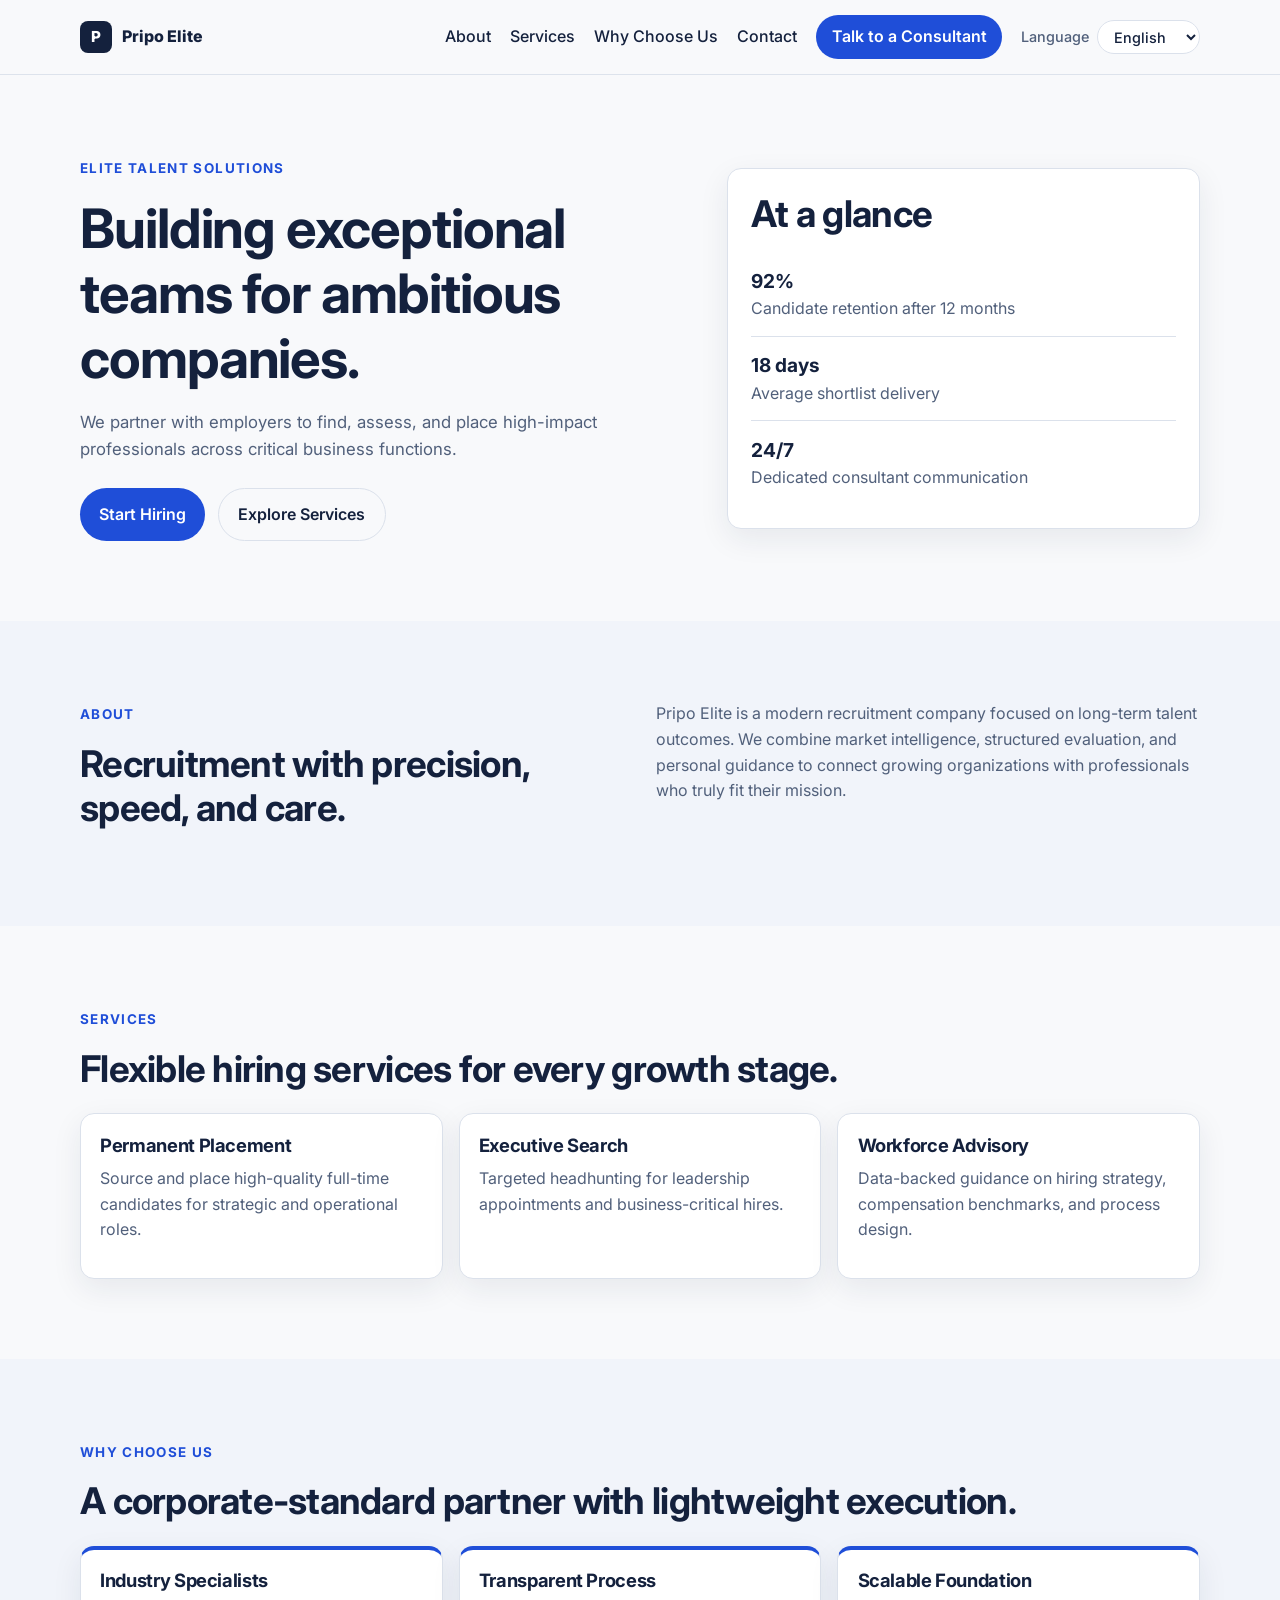
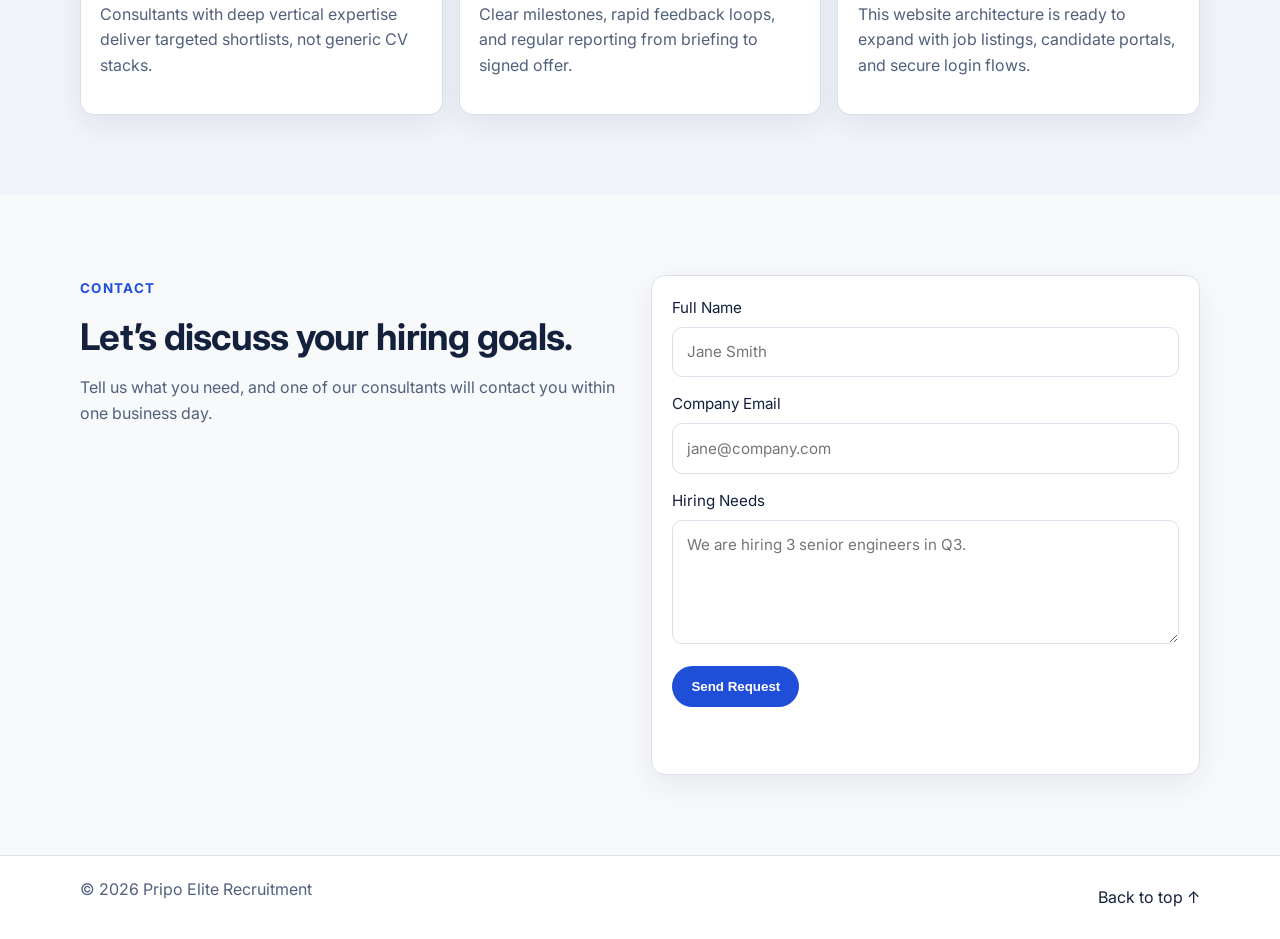
<file: index.html>
<!DOCTYPE html>
<html lang="en">
<head>
  <meta charset="UTF-8" />
  <meta name="viewport" content="width=device-width, initial-scale=1.0" />
  <title data-i18n-title="meta.title">Pripo Elite Recruitment</title>
  <meta name="description" data-i18n-meta-description="meta.description" content="Pripo Elite Recruitment connects top talent with exceptional organizations through a modern, human-first recruitment process." />
  <link rel="preconnect" href="https://fonts.googleapis.com" />
  <link rel="preconnect" href="https://fonts.gstatic.com" crossorigin />
  <link href="https://fonts.googleapis.com/css2?family=Inter:wght@400;500;600;700;800&display=swap" rel="stylesheet" />
  <link rel="stylesheet" href="styles.css" />
</head>
<body>
  <header class="site-header">
    <div class="container nav-shell">
      <a href="#" class="brand" data-i18n-aria-label="brand.homeAria" aria-label="Pripo Elite home">
        <span class="brand-mark" aria-hidden="true">P</span>
        <span class="brand-text" data-i18n="brand.name">Pripo Elite</span>
      </a>

      <button class="menu-toggle" aria-expanded="false" aria-controls="primary-nav" data-i18n-open-label="nav.menuOpen" data-i18n-close-label="nav.menuClose" aria-label="Open menu">
        <span></span>
        <span></span>
      </button>

      <nav id="primary-nav" class="primary-nav" data-i18n-aria-label="nav.primaryAria" aria-label="Primary navigation">
        <a href="#about" data-i18n="nav.about">About</a>
        <a href="#services" data-i18n="nav.services">Services</a>
        <a href="#why-us" data-i18n="nav.whyUs">Why Choose Us</a>
        <a href="#contact" data-i18n="nav.contact">Contact</a>
        <a href="#contact" class="btn btn-sm" data-i18n="nav.consultant">Talk to a Consultant</a>
        <label class="language-select" for="language-switcher">
          <span data-i18n="nav.languageLabel">Language</span>
          <select id="language-switcher" aria-label="Select language">
            <option value="en">English</option>
            <option value="it">Italiano</option>
            <option value="de">Deutsch</option>
          </select>
        </label>
      </nav>
    </div>
  </header>

  <main>
    <section class="hero section">
      <div class="container hero-layout">
        <div>
          <p class="eyebrow" data-i18n="hero.eyebrow">Elite Talent Solutions</p>
          <h1 data-i18n="hero.title">Building exceptional teams for ambitious companies.</h1>
          <p class="lead" data-i18n="hero.lead">
            We partner with employers to find, assess, and place high-impact professionals across critical business functions.
          </p>
          <div class="hero-actions">
            <a href="#contact" class="btn" data-i18n="hero.startHiring">Start Hiring</a>
            <a href="#services" class="btn btn-ghost" data-i18n="hero.explore">Explore Services</a>
          </div>
        </div>

        <aside class="hero-card" data-i18n-aria-label="hero.metricsAria" aria-label="Recruitment metrics">
          <h2 data-i18n="hero.glanceTitle">At a glance</h2>
          <ul>
            <li>
              <strong>92%</strong>
              <span data-i18n="hero.metricRetention">Candidate retention after 12 months</span>
            </li>
            <li>
              <strong>18 days</strong>
              <span data-i18n="hero.metricShortlist">Average shortlist delivery</span>
            </li>
            <li>
              <strong>24/7</strong>
              <span data-i18n="hero.metricCommunication">Dedicated consultant communication</span>
            </li>
          </ul>
        </aside>
      </div>
    </section>

    <section id="about" class="section section-muted">
      <div class="container two-col">
        <div>
          <p class="eyebrow" data-i18n="about.eyebrow">About</p>
          <h2 data-i18n="about.title">Recruitment with precision, speed, and care.</h2>
        </div>
        <p data-i18n="about.body">
          Pripo Elite is a modern recruitment company focused on long-term talent outcomes. We combine market intelligence,
          structured evaluation, and personal guidance to connect growing organizations with professionals who truly fit their mission.
        </p>
      </div>
    </section>

    <section id="services" class="section">
      <div class="container">
        <p class="eyebrow" data-i18n="services.eyebrow">Services</p>
        <h2 data-i18n="services.title">Flexible hiring services for every growth stage.</h2>
        <div class="grid cards-3">
          <article class="card">
            <h3 data-i18n="services.permanentTitle">Permanent Placement</h3>
            <p data-i18n="services.permanentBody">Source and place high-quality full-time candidates for strategic and operational roles.</p>
          </article>
          <article class="card">
            <h3 data-i18n="services.executiveTitle">Executive Search</h3>
            <p data-i18n="services.executiveBody">Targeted headhunting for leadership appointments and business-critical hires.</p>
          </article>
          <article class="card">
            <h3 data-i18n="services.advisoryTitle">Workforce Advisory</h3>
            <p data-i18n="services.advisoryBody">Data-backed guidance on hiring strategy, compensation benchmarks, and process design.</p>
          </article>
        </div>
      </div>
    </section>

    <section id="why-us" class="section section-muted">
      <div class="container">
        <p class="eyebrow" data-i18n="why.eyebrow">Why Choose Us</p>
        <h2 data-i18n="why.title">A corporate-standard partner with lightweight execution.</h2>
        <div class="grid cards-3">
          <article class="card card-feature">
            <h3 data-i18n="why.specialistsTitle">Industry Specialists</h3>
            <p data-i18n="why.specialistsBody">Consultants with deep vertical expertise deliver targeted shortlists, not generic CV stacks.</p>
          </article>
          <article class="card card-feature">
            <h3 data-i18n="why.processTitle">Transparent Process</h3>
            <p data-i18n="why.processBody">Clear milestones, rapid feedback loops, and regular reporting from briefing to signed offer.</p>
          </article>
          <article class="card card-feature">
            <h3 data-i18n="why.scalableTitle">Scalable Foundation</h3>
            <p data-i18n="why.scalableBody">This website architecture is ready to expand with job listings, candidate portals, and secure login flows.</p>
          </article>
        </div>
      </div>
    </section>

    <section id="contact" class="section">
      <div class="container contact-shell">
        <div>
          <p class="eyebrow" data-i18n="contact.eyebrow">Contact</p>
          <h2 data-i18n="contact.title">Let’s discuss your hiring goals.</h2>
          <p data-i18n="contact.body">Tell us what you need, and one of our consultants will contact you within one business day.</p>
        </div>

        <form class="contact-form" novalidate>
          <label>
            <span data-i18n="form.fullNameLabel">Full Name</span>
            <input type="text" name="name" required data-i18n-placeholder="form.fullNamePlaceholder" placeholder="Jane Smith" />
          </label>
          <label>
            <span data-i18n="form.emailLabel">Company Email</span>
            <input type="email" name="email" required data-i18n-placeholder="form.emailPlaceholder" placeholder="jane@company.com" />
          </label>
          <label>
            <span data-i18n="form.needsLabel">Hiring Needs</span>
            <textarea name="message" rows="4" required data-i18n-placeholder="form.needsPlaceholder" placeholder="We are hiring 3 senior engineers in Q3."></textarea>
          </label>
          <button type="submit" class="btn" data-i18n="form.submit">Send Request</button>
          <p class="form-status" role="status" aria-live="polite"></p>
        </form>
      </div>
    </section>
  </main>

  <footer class="site-footer">
    <div class="container footer-shell">
      <p><span data-i18n="footer.copyrightPrefix">©</span> <span id="year"></span> <span data-i18n="footer.company">Pripo Elite Recruitment</span></p>
      <a href="#" data-i18n-aria-label="footer.backToTop" data-i18n="footer.backToTop">Back to top ↑</a>
    </div>
  </footer>

  <script src="script.js" defer></script>
</body>
</html>
</file>
<file: styles.css>
:root {
  --bg: #f8f9fb;
  --surface: #ffffff;
  --ink: #14213d;
  --muted: #51607b;
  --line: #dbe1eb;
  --primary: #1f4ed8;
  --primary-strong: #1b3fa8;
  --radius: 14px;
  --shadow: 0 10px 30px rgba(20, 33, 61, 0.08);
}

* {
  box-sizing: border-box;
}

html,
body {
  margin: 0;
  padding: 0;
}

body {
  font-family: "Inter", system-ui, -apple-system, BlinkMacSystemFont, "Segoe UI", sans-serif;
  color: var(--ink);
  background: var(--bg);
  line-height: 1.6;
}

a {
  color: inherit;
  text-decoration: none;
}

.container {
  width: min(1120px, calc(100% - 2.5rem));
  margin-inline: auto;
}

.section {
  padding: 5rem 0;
}

.section-muted {
  background: #f1f4fa;
}

h1,
h2,
h3 {
  line-height: 1.2;
  letter-spacing: -0.02em;
  margin-top: 0;
}

h1 {
  font-size: clamp(2rem, 5vw, 3.4rem);
  margin-bottom: 1.1rem;
}

h2 {
  font-size: clamp(1.6rem, 3.4vw, 2.3rem);
  margin-bottom: 1rem;
}

h3 {
  font-size: 1.15rem;
  margin-bottom: 0.65rem;
}

p {
  margin-top: 0;
  color: var(--muted);
}

.eyebrow {
  display: inline-block;
  font-size: 0.84rem;
  text-transform: uppercase;
  letter-spacing: 0.1em;
  font-weight: 700;
  color: var(--primary);
  margin-bottom: 1rem;
}

.lead {
  max-width: 62ch;
  font-size: 1.05rem;
}

.site-header {
  position: sticky;
  top: 0;
  z-index: 30;
  background: rgba(248, 249, 251, 0.95);
  border-bottom: 1px solid rgba(219, 225, 235, 0.9);
  backdrop-filter: blur(9px);
}

.nav-shell {
  display: flex;
  align-items: center;
  justify-content: space-between;
  min-height: 74px;
  gap: 1rem;
}

.brand {
  display: inline-flex;
  align-items: center;
  gap: 0.6rem;
  font-weight: 800;
}

.brand-mark {
  display: grid;
  place-items: center;
  width: 2rem;
  aspect-ratio: 1;
  border-radius: 0.5rem;
  background: var(--ink);
  color: #fff;
  font-size: 0.95rem;
}

.primary-nav {
  display: flex;
  align-items: center;
  gap: 1.2rem;
  font-weight: 500;
}

.menu-toggle {
  display: none;
  border: 1px solid var(--line);
  border-radius: 10px;
  background: var(--surface);
  width: 42px;
  height: 42px;
}

.language-select {
  display: inline-flex;
  align-items: center;
  gap: 0.5rem;
  font-size: 0.9rem;
  color: var(--muted);
}

.language-select select {
  border: 1px solid var(--line);
  border-radius: 999px;
  background: var(--surface);
  color: var(--ink);
  padding: 0.4rem 0.75rem;
  font: inherit;
}

.menu-toggle span {
  display: block;
  width: 18px;
  height: 2px;
  background: var(--ink);
  margin: 5px auto;
}

.btn {
  display: inline-flex;
  align-items: center;
  justify-content: center;
  gap: 0.35rem;
  border: none;
  border-radius: 999px;
  background: var(--primary);
  color: #fff;
  padding: 0.8rem 1.2rem;
  font-weight: 600;
  cursor: pointer;
  transition: transform 0.2s ease, background 0.2s ease;
}

.btn:hover {
  transform: translateY(-1px);
  background: var(--primary-strong);
}

.btn-sm {
  padding: 0.58rem 0.95rem;
}

.btn-ghost {
  background: transparent;
  border: 1px solid var(--line);
  color: var(--ink);
}

.hero-layout {
  display: grid;
  grid-template-columns: 1.3fr 1fr;
  gap: 2rem;
  align-items: center;
}

.hero-actions {
  display: flex;
  flex-wrap: wrap;
  gap: 0.8rem;
  margin-top: 1.6rem;
}

.hero-card,
.card,
.contact-form {
  background: var(--surface);
  border: 1px solid var(--line);
  border-radius: var(--radius);
  box-shadow: var(--shadow);
}

.hero-card {
  padding: 1.45rem;
}

.hero-card ul {
  list-style: none;
  padding: 0;
  margin: 1rem 0 0;
}

.hero-card li {
  padding: 0.85rem 0;
  border-bottom: 1px solid var(--line);
  color: var(--muted);
}

.hero-card li:last-child {
  border-bottom: none;
}

.hero-card strong {
  display: block;
  font-size: 1.2rem;
  color: var(--ink);
}

.two-col {
  display: grid;
  grid-template-columns: 1fr 1fr;
  gap: 2rem;
  align-items: start;
}

.grid {
  display: grid;
  gap: 1rem;
}

.cards-3 {
  grid-template-columns: repeat(3, minmax(0, 1fr));
  margin-top: 1.4rem;
}

.card {
  padding: 1.2rem;
}

.card-feature {
  border-top: 4px solid var(--primary);
}

.contact-shell {
  display: grid;
  grid-template-columns: 1fr 1fr;
  gap: 1.4rem;
  align-items: start;
}

.contact-form {
  padding: 1.25rem;
}

.contact-form label {
  display: block;
  font-size: 0.95rem;
  margin-bottom: 0.95rem;
  color: var(--ink);
}

.contact-form input,
.contact-form textarea {
  width: 100%;
  margin-top: 0.42rem;
  border: 1px solid var(--line);
  border-radius: 10px;
  padding: 0.76rem 0.85rem;
  font: inherit;
}

.contact-form input:focus,
.contact-form textarea:focus {
  outline: 2px solid rgba(31, 78, 216, 0.2);
  border-color: var(--primary);
}

.form-status {
  margin-top: 0.8rem;
  min-height: 1.2rem;
  font-size: 0.95rem;
}

.site-footer {
  padding: 1.3rem 0;
  border-top: 1px solid var(--line);
  background: var(--surface);
}

.footer-shell {
  display: flex;
  justify-content: space-between;
  gap: 1rem;
  flex-wrap: wrap;
  align-items: center;
}

@media (max-width: 900px) {
  .hero-layout,
  .two-col,
  .contact-shell,
  .cards-3 {
    grid-template-columns: 1fr;
  }

  .primary-nav {
    position: absolute;
    top: 74px;
    left: 0;
    right: 0;
    background: var(--surface);
    border-top: 1px solid var(--line);
    border-bottom: 1px solid var(--line);
    padding: 1rem 1.2rem;
    flex-direction: column;
    align-items: flex-start;
    transform: translateY(-120%);
    opacity: 0;
    pointer-events: none;
    transition: all 0.2s ease;
  }

  .language-select {
    width: 100%;
    justify-content: space-between;
  }

  .primary-nav.open {
    transform: translateY(0);
    opacity: 1;
    pointer-events: auto;
  }

  .menu-toggle {
    display: inline-block;
  }

  .section {
    padding: 4rem 0;
  }
}
</file>
